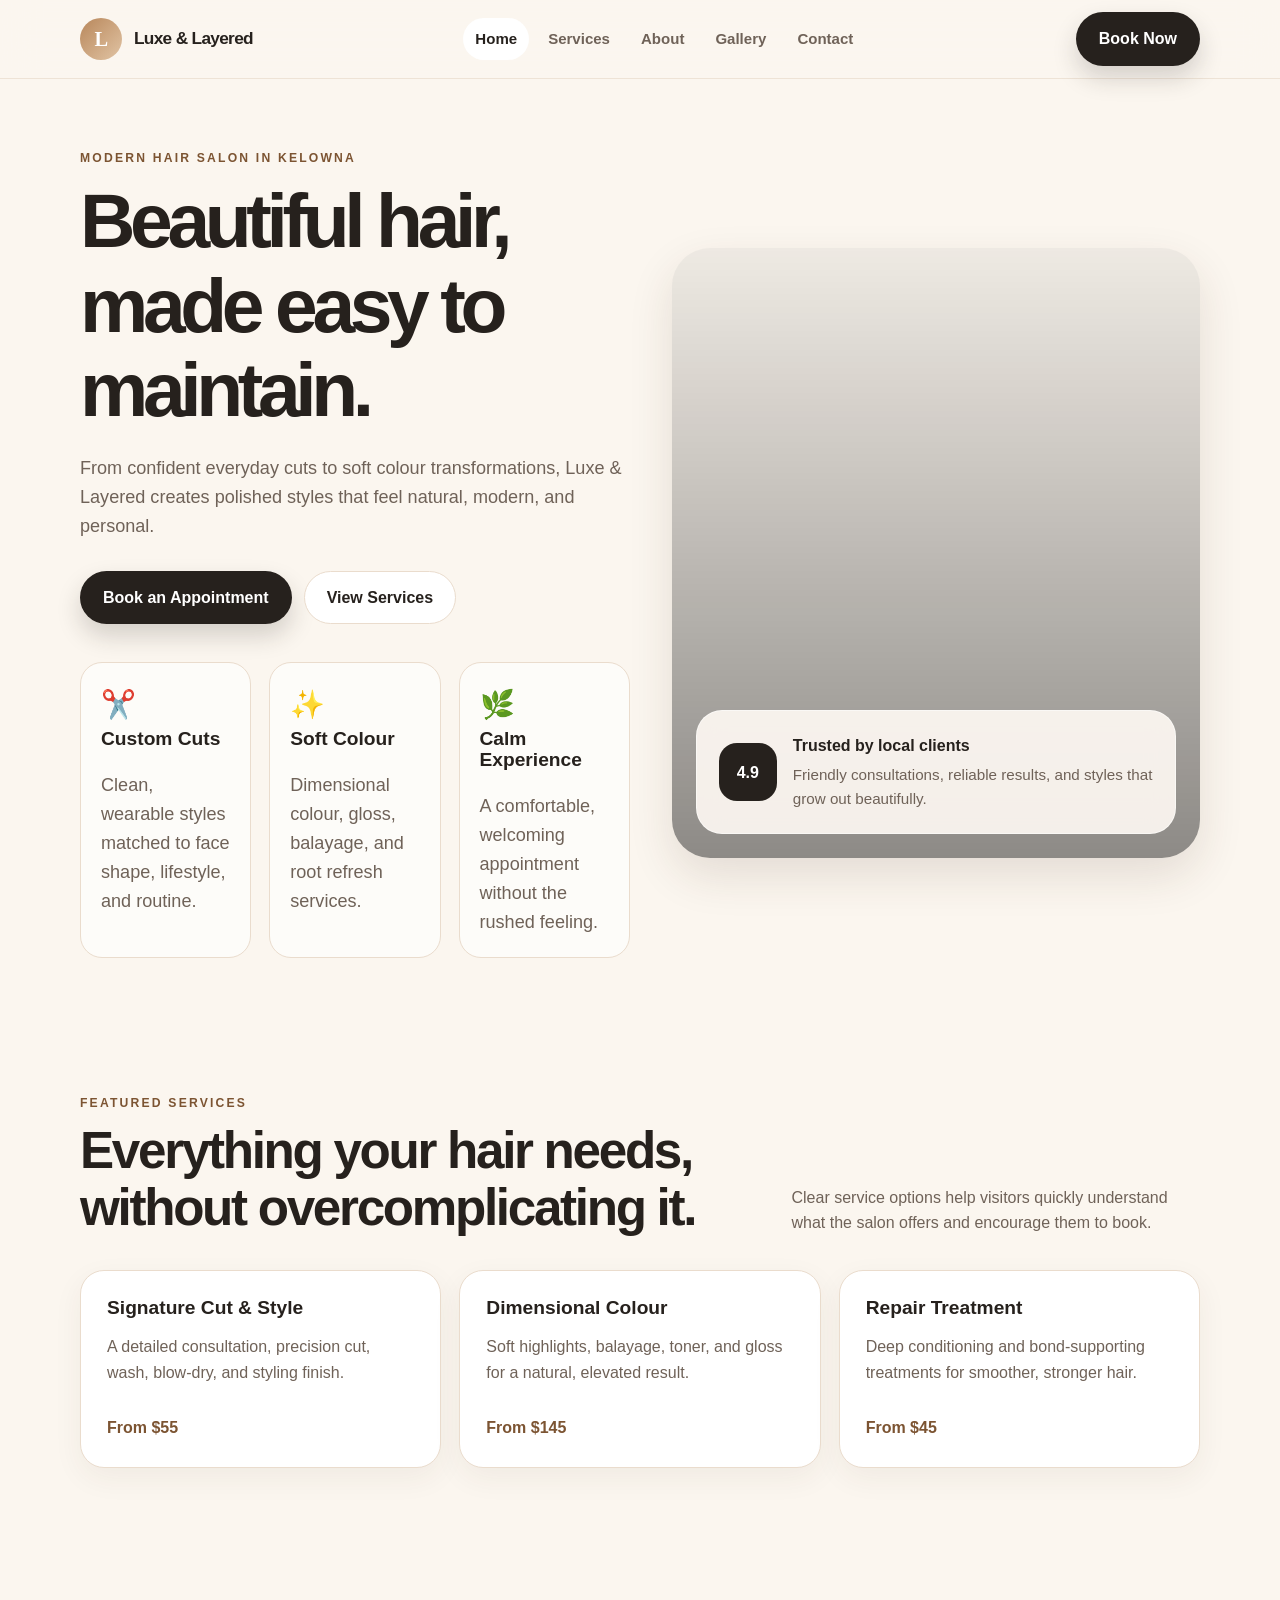
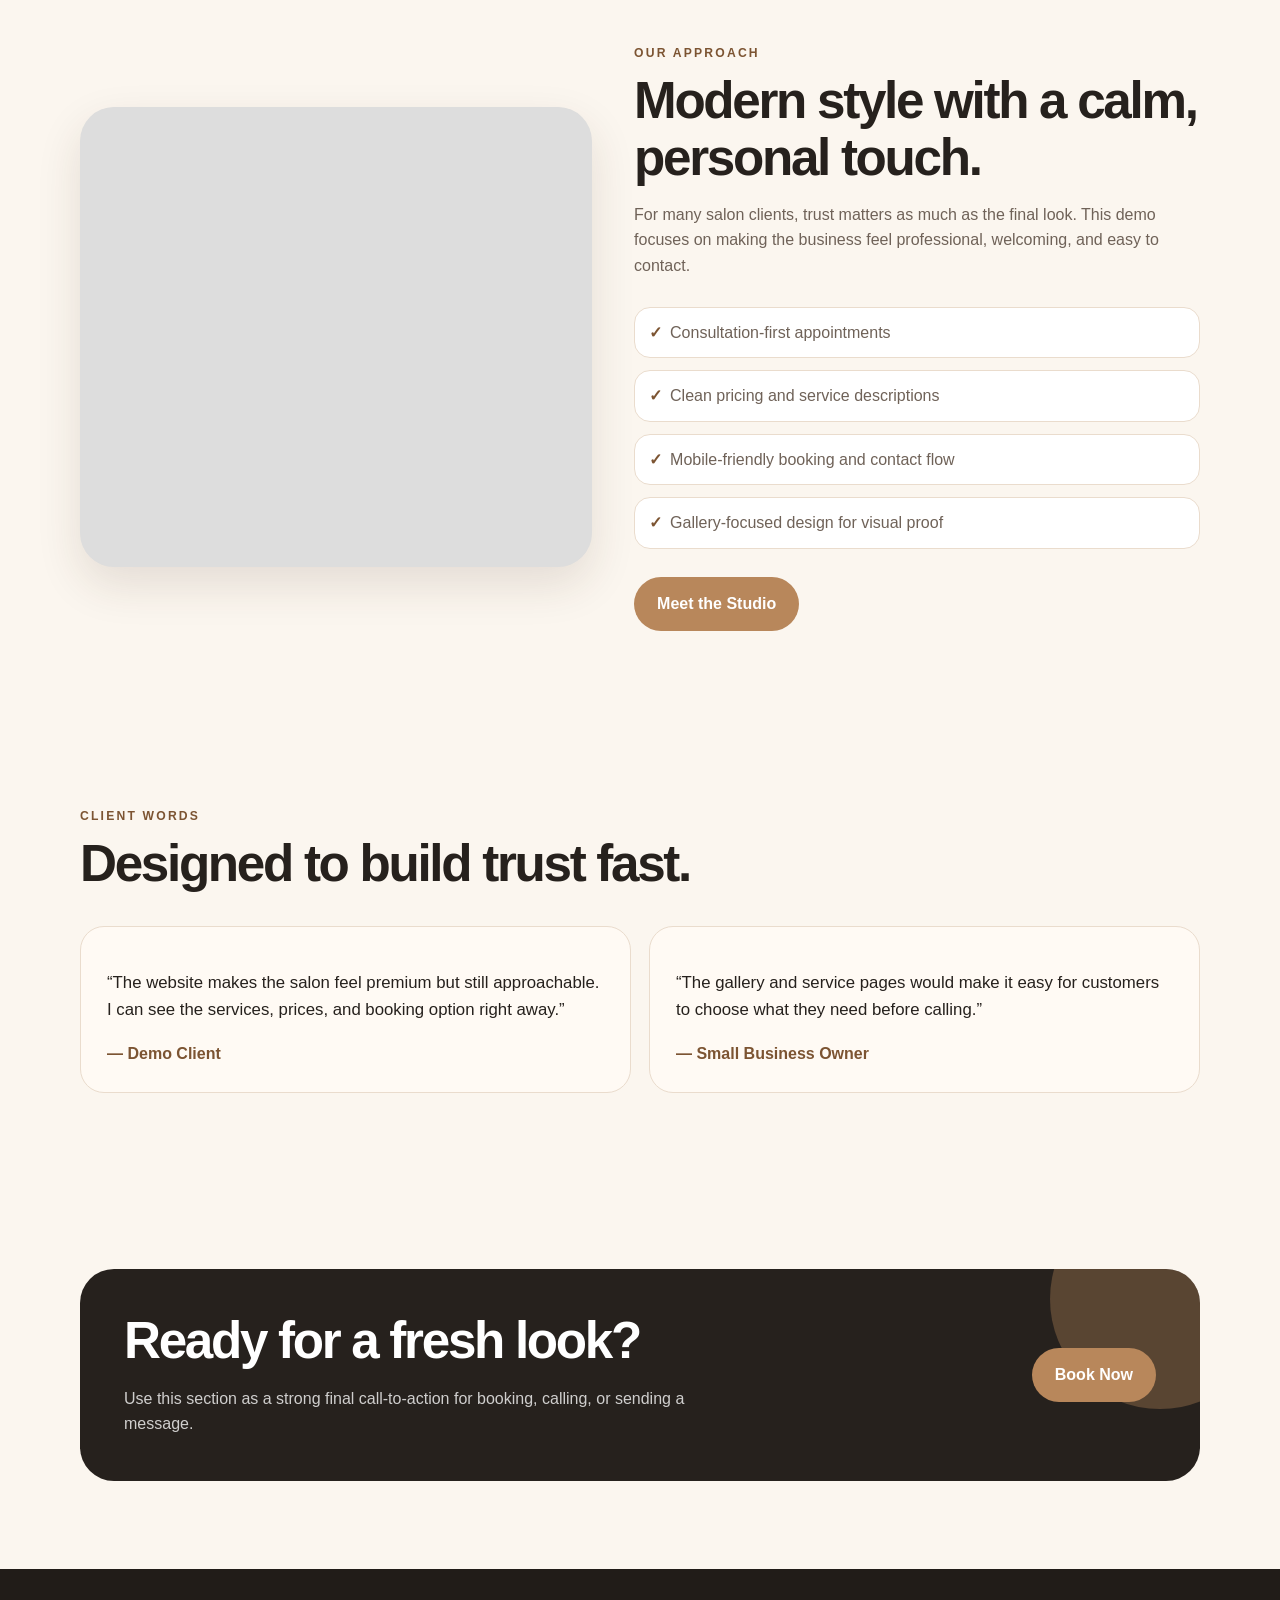
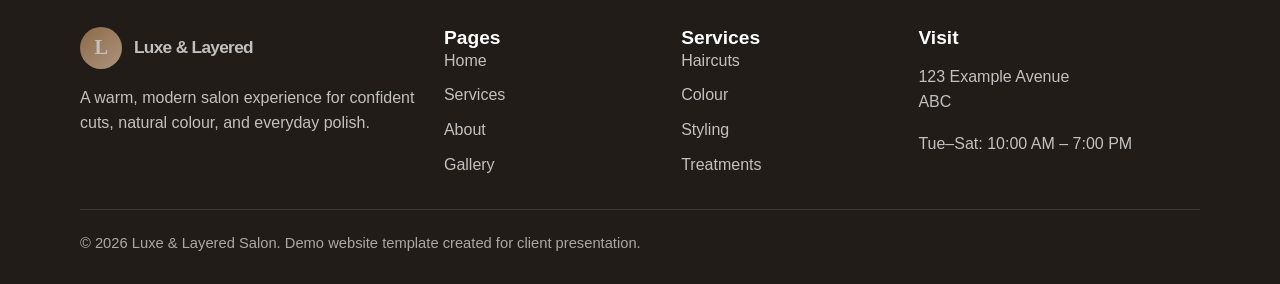
<file: index.html>
<!DOCTYPE html>
<html lang="en">
<head>
  <meta charset="UTF-8" />
  <meta name="viewport" content="width=device-width, initial-scale=1.0" />
  <title>Luxe & Layered Salon | Modern Hair Salon Demo</title>
  <meta name="description" content="A modern 5-page demo website for a premium hair salon." />
  <link rel="stylesheet" href="styles.css" />
</head>
<body>
  <header class="site-header">
    <div class="container nav">
      <a class="logo" href="index.html" aria-label="Luxe & Layered Salon home">
        <span class="logo-mark">L</span>
        <span>Luxe & Layered</span>
      </a>
      <nav class="nav-links" aria-label="Main navigation">
        <a href="index.html" class="active">Home</a>
        <a href="services.html" class="">Services</a>
        <a href="about.html" class="">About</a>
        <a href="gallery.html" class="">Gallery</a>
        <a href="contact.html" class="">Contact</a>
      </nav>
      <a class="btn btn-primary" href="contact.html">Book Now</a>
    </div>
  </header>

  <main>
    <section class="hero">
      <div class="container hero-grid">
        <div class="hero-copy">
          <div class="eyebrow">Modern hair salon in Kelowna</div>
          <h1>Beautiful hair, made easy to maintain.</h1>
          <p>From confident everyday cuts to soft colour transformations, Luxe & Layered creates polished styles that feel natural, modern, and personal.</p>
          <div class="hero-actions">
            <a class="btn btn-primary" href="contact.html">Book an Appointment</a>
            <a class="btn btn-secondary" href="services.html">View Services</a>
          </div>

          <div class="feature-row">
            <div class="feature">
              <span>✂️</span>
              <h3>Custom Cuts</h3>
              <p>Clean, wearable styles matched to face shape, lifestyle, and routine.</p>
            </div>
            <div class="feature">
              <span>✨</span>
              <h3>Soft Colour</h3>
              <p>Dimensional colour, gloss, balayage, and root refresh services.</p>
            </div>
            <div class="feature">
              <span>🌿</span>
              <h3>Calm Experience</h3>
              <p>A comfortable, welcoming appointment without the rushed feeling.</p>
            </div>
          </div>
        </div>

        <div class="hero-card" role="img" aria-label="Salon stylist working with a client">
          <div class="floating-note">
            <div class="rating">4.9</div>
            <div>
              <strong>Trusted by local clients</strong>
              <p>Friendly consultations, reliable results, and styles that grow out beautifully.</p>
            </div>
          </div>
        </div>
      </div>
    </section>

    <section class="section">
      <div class="container">
        <div class="section-header">
          <div>
            <div class="eyebrow">Featured services</div>
            <h2>Everything your hair needs, without overcomplicating it.</h2>
          </div>
          <p>Clear service options help visitors quickly understand what the salon offers and encourage them to book.</p>
        </div>

        <div class="card-grid">
          <article class="card">
            <h3>Signature Cut & Style</h3>
            <p>A detailed consultation, precision cut, wash, blow-dry, and styling finish.</p>
            <span class="price">From $55</span>
          </article>
          <article class="card">
            <h3>Dimensional Colour</h3>
            <p>Soft highlights, balayage, toner, and gloss for a natural, elevated result.</p>
            <span class="price">From $145</span>
          </article>
          <article class="card">
            <h3>Repair Treatment</h3>
            <p>Deep conditioning and bond-supporting treatments for smoother, stronger hair.</p>
            <span class="price">From $45</span>
          </article>
        </div>
      </div>
    </section>

    <section class="section">
      <div class="container split">
        <div class="image-panel about-img" role="img" aria-label="Modern salon interior"></div>
        <div>
          <div class="eyebrow">Our approach</div>
          <h2>Modern style with a calm, personal touch.</h2>
          <p>For many salon clients, trust matters as much as the final look. This demo focuses on making the business feel professional, welcoming, and easy to contact.</p>
          <ul class="check-list">
            <li>Consultation-first appointments</li>
            <li>Clean pricing and service descriptions</li>
            <li>Mobile-friendly booking and contact flow</li>
            <li>Gallery-focused design for visual proof</li>
          </ul>
          <a class="btn btn-gold" href="about.html">Meet the Studio</a>
        </div>
      </div>
    </section>

    <section class="section">
      <div class="container">
        <div class="section-header">
          <div>
            <div class="eyebrow">Client words</div>
            <h2>Designed to build trust fast.</h2>
          </div>
        </div>
        <div class="testimonials">
          <article class="quote">
            <p>“The website makes the salon feel premium but still approachable. I can see the services, prices, and booking option right away.”</p>
            <strong>— Demo Client</strong>
          </article>
          <article class="quote">
            <p>“The gallery and service pages would make it easy for customers to choose what they need before calling.”</p>
            <strong>— Small Business Owner</strong>
          </article>
        </div>
      </div>
    </section>

    <section class="section">
      <div class="container banner">
        <div>
          <h2>Ready for a fresh look?</h2>
          <p>Use this section as a strong final call-to-action for booking, calling, or sending a message.</p>
        </div>
        <a class="btn btn-gold" href="contact.html">Book Now</a>
      </div>
    </section>
  </main>

  <footer class="footer">
    <div class="container">
      <div class="footer-grid">
        <div>
          <a class="logo" href="index.html">
            <span class="logo-mark">L</span>
            <span>Luxe & Layered</span>
          </a>
          <p>A warm, modern salon experience for confident cuts, natural colour, and everyday polish.</p>
        </div>
        <div>
          <h3>Pages</h3>
          <div class="footer-links">
            <a href="index.html">Home</a>
            <a href="services.html">Services</a>
            <a href="about.html">About</a>
            <a href="gallery.html">Gallery</a>
          </div>
        </div>
        <div>
          <h3>Services</h3>
          <div class="footer-links">
            <a href="services.html">Haircuts</a>
            <a href="services.html">Colour</a>
            <a href="services.html">Styling</a>
            <a href="services.html">Treatments</a>
          </div>
        </div>
        <div>
          <h3>Visit</h3>
          <p>123 Example Avenue<br>ABC</p>
          <p>Tue–Sat: 10:00 AM – 7:00 PM</p>
        </div>
      </div>
      <div class="copyright">© 2026 Luxe & Layered Salon. Demo website template created for client presentation.</div>
    </div>
  </footer>
</body>
</html>
</file>
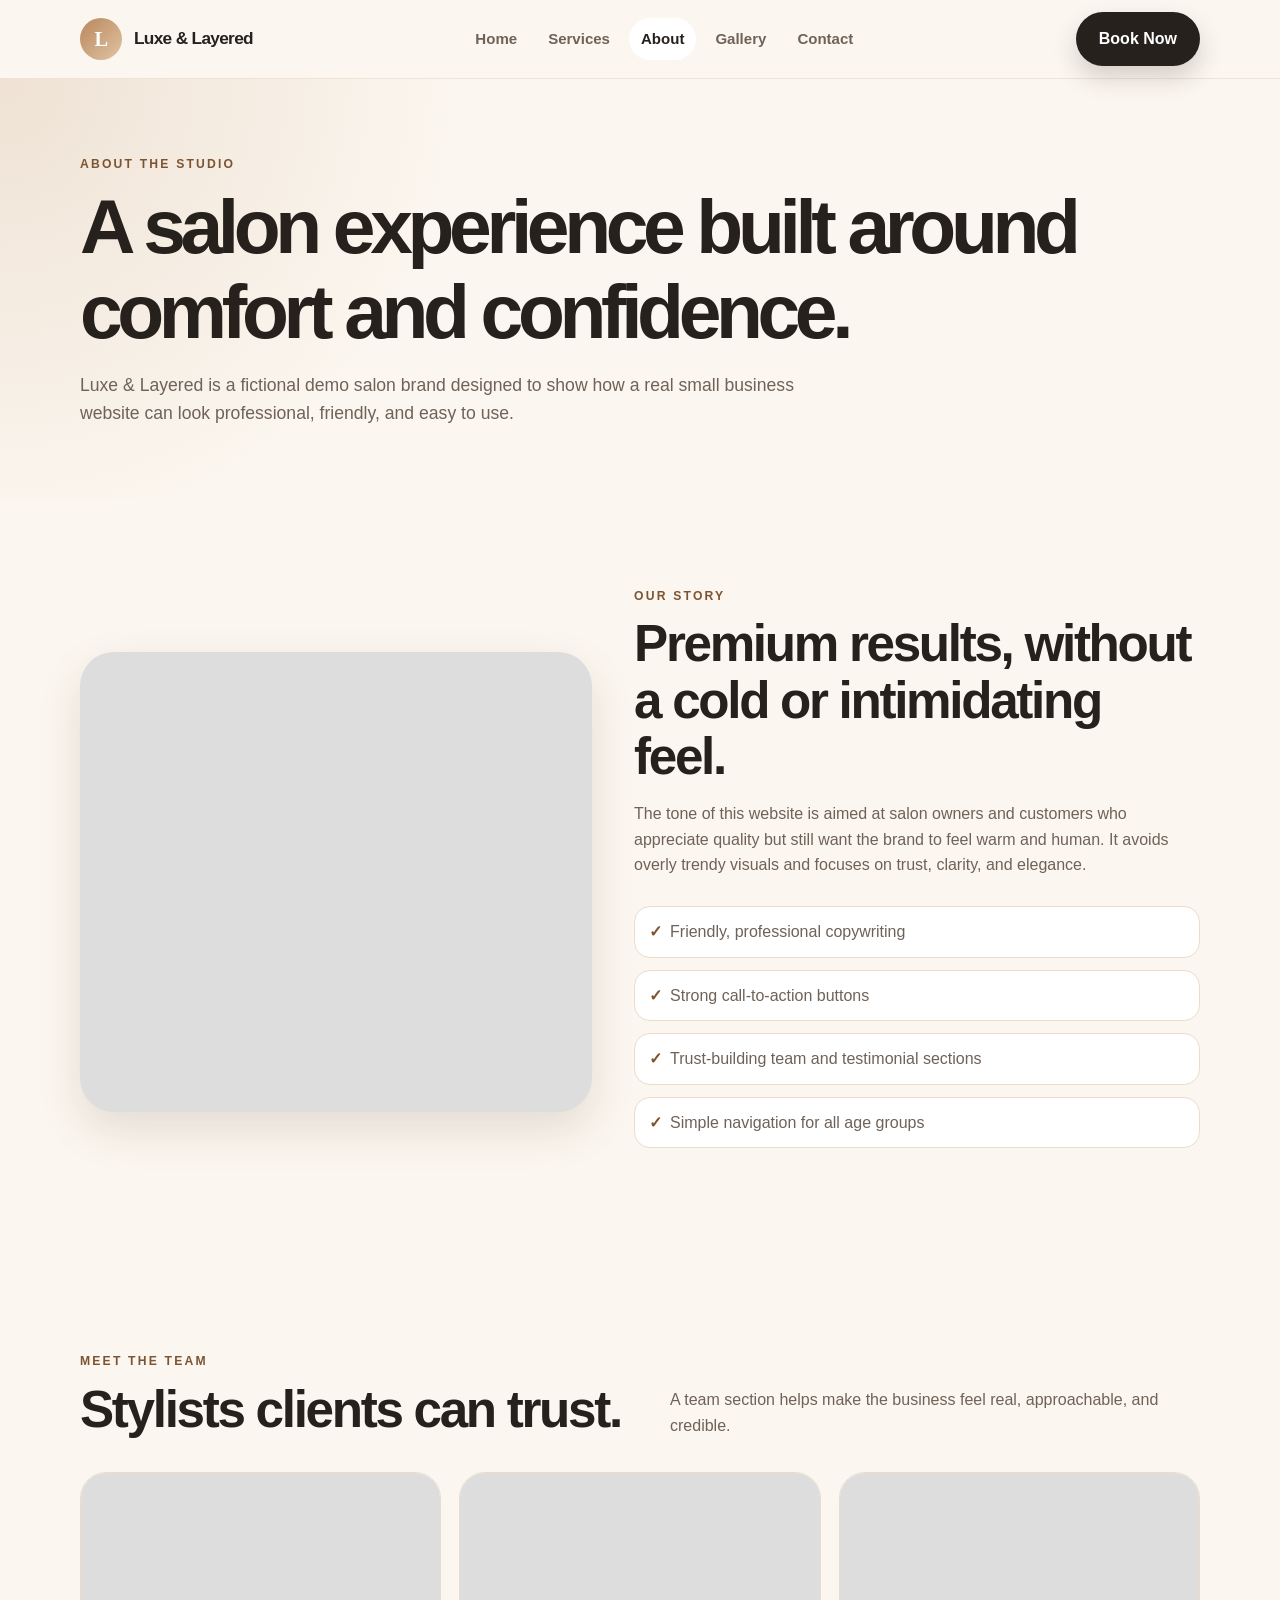
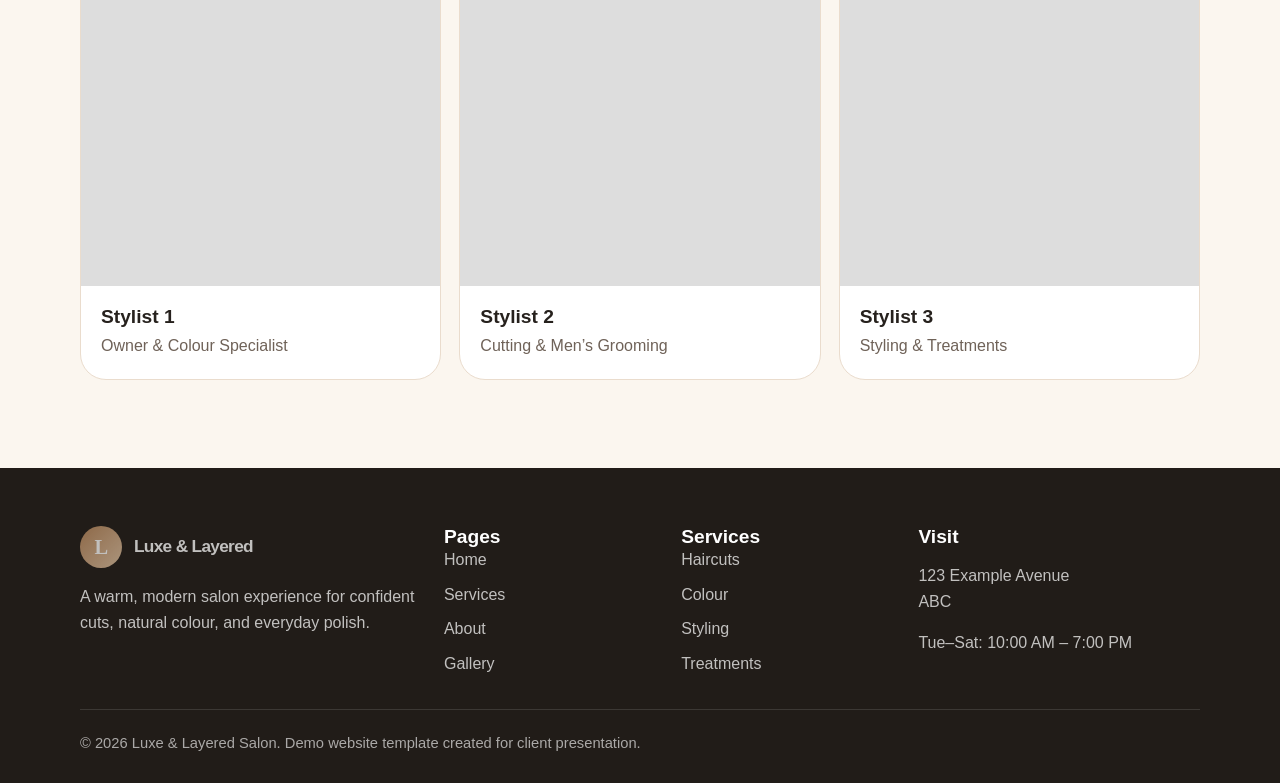
<file: about.html>
<!DOCTYPE html>
<html lang="en">
<head>
  <meta charset="UTF-8" />
  <meta name="viewport" content="width=device-width, initial-scale=1.0" />
  <title>About | Luxe & Layered Salon</title>
  <meta name="description" content="Meet the salon team and learn about the studio." />
  <link rel="stylesheet" href="styles.css" />
</head>
<body>
  <header class="site-header">
    <div class="container nav">
      <a class="logo" href="index.html" aria-label="Luxe & Layered Salon home">
        <span class="logo-mark">L</span>
        <span>Luxe & Layered</span>
      </a>
      <nav class="nav-links" aria-label="Main navigation">
        <a href="index.html" class="">Home</a>
        <a href="services.html" class="">Services</a>
        <a href="about.html" class="active">About</a>
        <a href="gallery.html" class="">Gallery</a>
        <a href="contact.html" class="">Contact</a>
      </nav>
      <a class="btn btn-primary" href="contact.html">Book Now</a>
    </div>
  </header>

  <main>
    <section class="page-hero">
      <div class="container">
        <div class="eyebrow">About the studio</div>
        <h1>A salon experience built around comfort and confidence.</h1>
        <p>Luxe & Layered is a fictional demo salon brand designed to show how a real small business website can look professional, friendly, and easy to use.</p>
      </div>
    </section>

    <section class="section">
      <div class="container split">
        <div class="image-panel about-img" role="img" aria-label="Salon interior and styling chair"></div>
        <div>
          <div class="eyebrow">Our story</div>
          <h2>Premium results, without a cold or intimidating feel.</h2>
          <p>The tone of this website is aimed at salon owners and customers who appreciate quality but still want the brand to feel warm and human. It avoids overly trendy visuals and focuses on trust, clarity, and elegance.</p>
          <ul class="check-list">
            <li>Friendly, professional copywriting</li>
            <li>Strong call-to-action buttons</li>
            <li>Trust-building team and testimonial sections</li>
            <li>Simple navigation for all age groups</li>
          </ul>
        </div>
      </div>
    </section>

    <section class="section">
      <div class="container">
        <div class="section-header">
          <div>
            <div class="eyebrow">Meet the team</div>
            <h2>Stylists clients can trust.</h2>
          </div>
          <p>A team section helps make the business feel real, approachable, and credible.</p>
        </div>

        <div class="team-grid">
          <article class="team-card">
            <div class="team-photo one" role="img" aria-label="Senior stylist portrait"></div>
            <div>
              <h3>Stylist 1</h3>
              <p>Owner & Colour Specialist</p>
            </div>
          </article>
          <article class="team-card">
            <div class="team-photo two" role="img" aria-label="Barber stylist portrait"></div>
            <div>
              <h3>Stylist 2</h3>
              <p>Cutting & Men’s Grooming</p>
            </div>
          </article>
          <article class="team-card">
            <div class="team-photo three" role="img" aria-label="Stylist portrait"></div>
            <div>
              <h3>Stylist 3</h3>
              <p>Styling & Treatments</p>
            </div>
          </article>
        </div>
      </div>
    </section>
  </main>

  <footer class="footer">
    <div class="container">
      <div class="footer-grid">
        <div>
          <a class="logo" href="index.html">
            <span class="logo-mark">L</span>
            <span>Luxe & Layered</span>
          </a>
          <p>A warm, modern salon experience for confident cuts, natural colour, and everyday polish.</p>
        </div>
        <div>
          <h3>Pages</h3>
          <div class="footer-links">
            <a href="index.html">Home</a>
            <a href="services.html">Services</a>
            <a href="about.html">About</a>
            <a href="gallery.html">Gallery</a>
          </div>
        </div>
        <div>
          <h3>Services</h3>
          <div class="footer-links">
            <a href="services.html">Haircuts</a>
            <a href="services.html">Colour</a>
            <a href="services.html">Styling</a>
            <a href="services.html">Treatments</a>
          </div>
        </div>
        <div>
          <h3>Visit</h3>
          <p>123 Example Avenue<br> ABC </p>
          <p>Tue–Sat: 10:00 AM – 7:00 PM</p>
        </div>
      </div>
      <div class="copyright">© 2026 Luxe & Layered Salon. Demo website template created for client presentation.</div>
    </div>
  </footer>
</body>
</html>
</file>
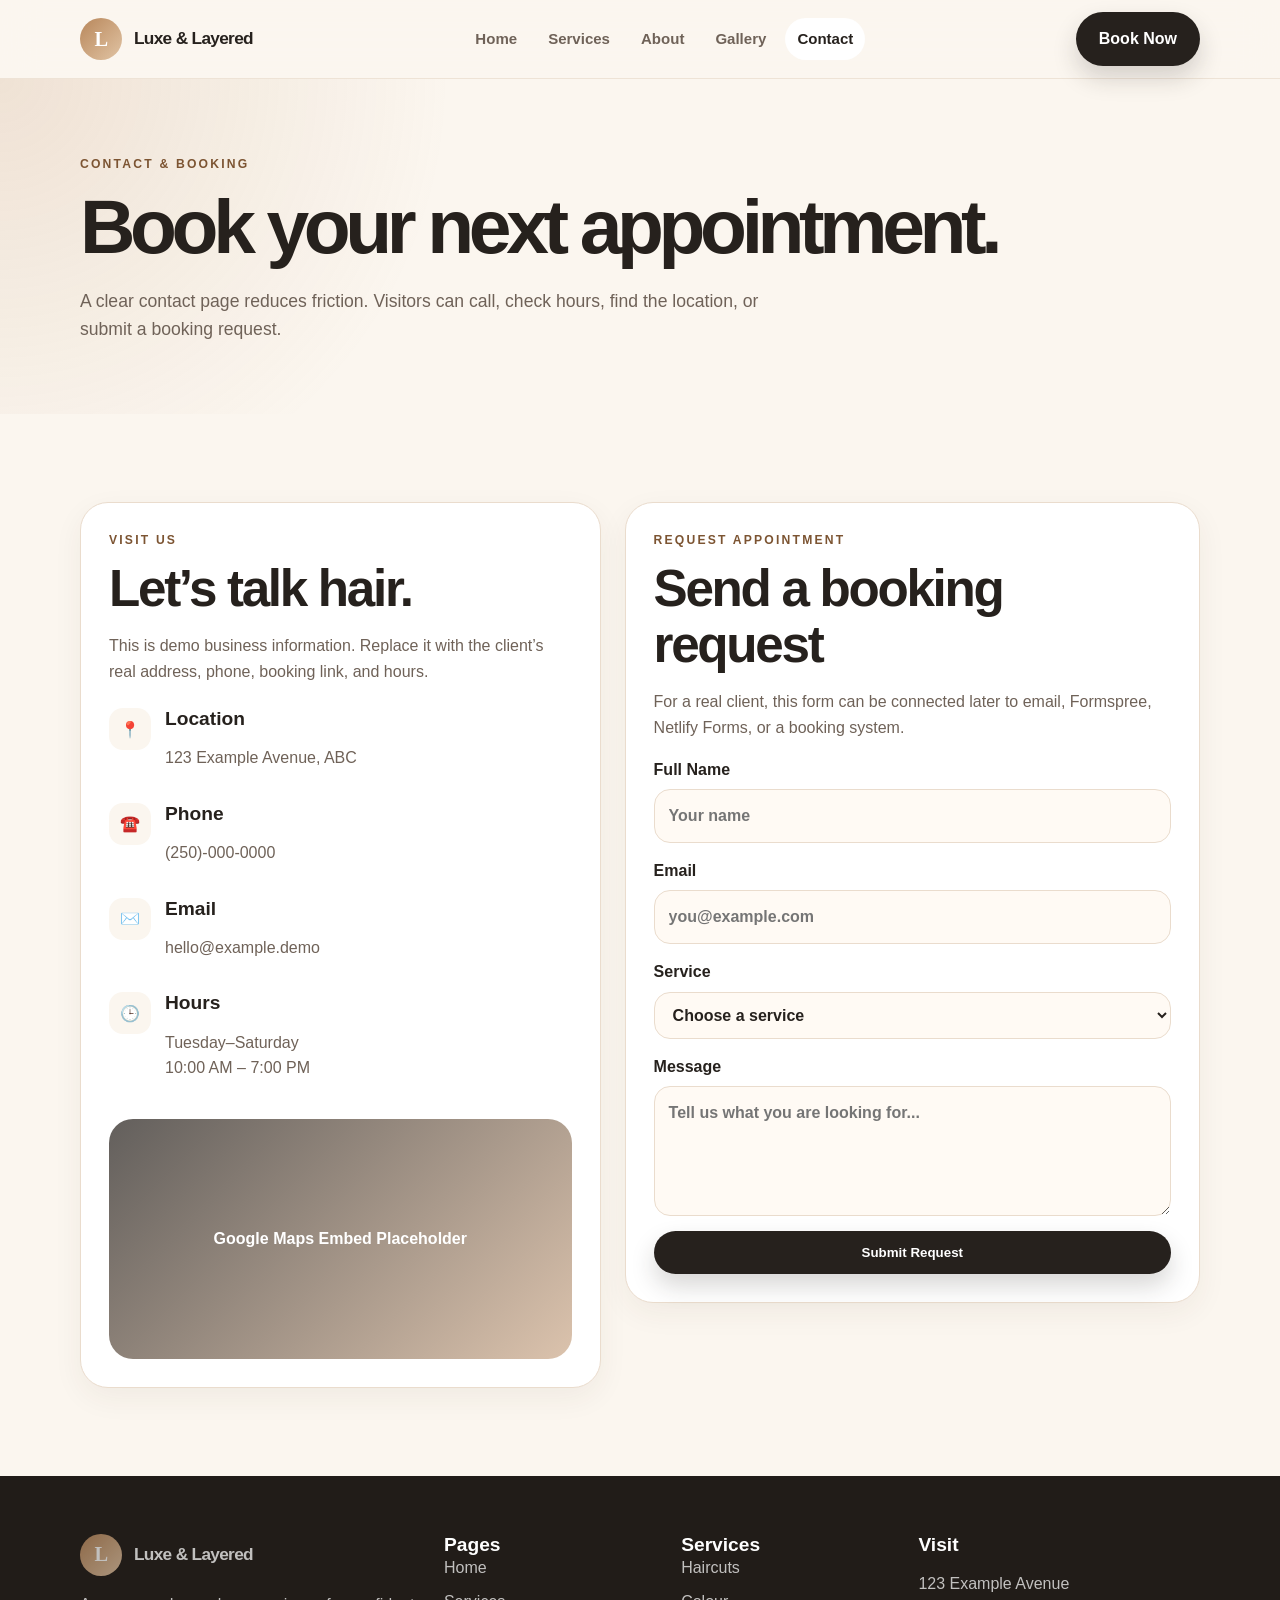
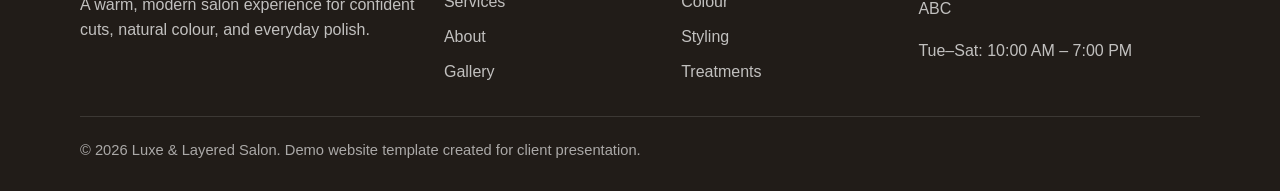
<file: contact.html>
<!DOCTYPE html>
<html lang="en">
<head>
  <meta charset="UTF-8" />
  <meta name="viewport" content="width=device-width, initial-scale=1.0" />
  <title>Contact & Booking | Luxe & Layered Salon</title>
  <meta name="description" content="Book an appointment or contact the salon." />
  <link rel="stylesheet" href="styles.css" />
</head>
<body>
  <header class="site-header">
    <div class="container nav">
      <a class="logo" href="index.html" aria-label="Luxe & Layered Salon home">
        <span class="logo-mark">L</span>
        <span>Luxe & Layered</span>
      </a>
      <nav class="nav-links" aria-label="Main navigation">
        <a href="index.html" class="">Home</a>
        <a href="services.html" class="">Services</a>
        <a href="about.html" class="">About</a>
        <a href="gallery.html" class="">Gallery</a>
        <a href="contact.html" class="active">Contact</a>
      </nav>
      <a class="btn btn-primary" href="contact.html">Book Now</a>
    </div>
  </header>

  <main>
    <section class="page-hero">
      <div class="container">
        <div class="eyebrow">Contact & booking</div>
        <h1>Book your next appointment.</h1>
        <p>A clear contact page reduces friction. Visitors can call, check hours, find the location, or submit a booking request.</p>
      </div>
    </section>

    <section class="section">
      <div class="container contact-grid">
        <aside class="contact-card">
          <div class="eyebrow">Visit us</div>
          <h2>Let’s talk hair.</h2>
          <p>This is demo business information. Replace it with the client’s real address, phone, booking link, and hours.</p>

          <div class="info-list">
            <div class="info-row">
              <div class="icon">📍</div>
              <div>
                <h3>Location</h3>
                <p>123 Example Avenue, ABC</p>
              </div>
            </div>
            <div class="info-row">
              <div class="icon">☎️</div>
              <div>
                <h3>Phone</h3>
                <p>(250)-000-0000</p>
              </div>
            </div>
            <div class="info-row">
              <div class="icon">✉️</div>
              <div>
                <h3>Email</h3>
                <p>hello@example.demo</p>
              </div>
            </div>
            <div class="info-row">
              <div class="icon">🕒</div>
              <div>
                <h3>Hours</h3>
                <p>Tuesday–Saturday<br>10:00 AM – 7:00 PM</p>
              </div>
            </div>
          </div>

          <div class="map-placeholder">
            Google Maps Embed Placeholder
          </div>
        </aside>

        <section class="form-card">
          <div class="eyebrow">Request appointment</div>
          <h2>Send a booking request</h2>
          <p>For a real client, this form can be connected later to email, Formspree, Netlify Forms, or a booking system.</p>

          <form>
            <label>
              Full Name
              <input type="text" name="name" placeholder="Your name" />
            </label>
            <label>
              Email
              <input type="email" name="email" placeholder="you@example.com" />
            </label>
            <label>
              Service
              <select name="service">
                <option>Choose a service</option>
                <option>Haircut</option>
                <option>Colour</option>
                <option>Styling</option>
                <option>Treatment</option>
                <option>Consultation</option>
              </select>
            </label>
            <label>
              Message
              <textarea name="message" placeholder="Tell us what you are looking for..."></textarea>
            </label>
            <button class="btn btn-primary" type="button">Submit Request</button>
          </form>
        </section>
      </div>
    </section>
  </main>

  <footer class="footer">
    <div class="container">
      <div class="footer-grid">
        <div>
          <a class="logo" href="index.html">
            <span class="logo-mark">L</span>
            <span>Luxe & Layered</span>
          </a>
          <p>A warm, modern salon experience for confident cuts, natural colour, and everyday polish.</p>
        </div>
        <div>
          <h3>Pages</h3>
          <div class="footer-links">
            <a href="index.html">Home</a>
            <a href="services.html">Services</a>
            <a href="about.html">About</a>
            <a href="gallery.html">Gallery</a>
          </div>
        </div>
        <div>
          <h3>Services</h3>
          <div class="footer-links">
            <a href="services.html">Haircuts</a>
            <a href="services.html">Colour</a>
            <a href="services.html">Styling</a>
            <a href="services.html">Treatments</a>
          </div>
        </div>
        <div>
          <h3>Visit</h3>
          <p>123 Example Avenue<br> ABC </p>
          <p>Tue–Sat: 10:00 AM – 7:00 PM</p>
        </div>
      </div>
      <div class="copyright">© 2026 Luxe & Layered Salon. Demo website template created for client presentation.</div>
    </div>
  </footer>
</body>
</html>
</file>
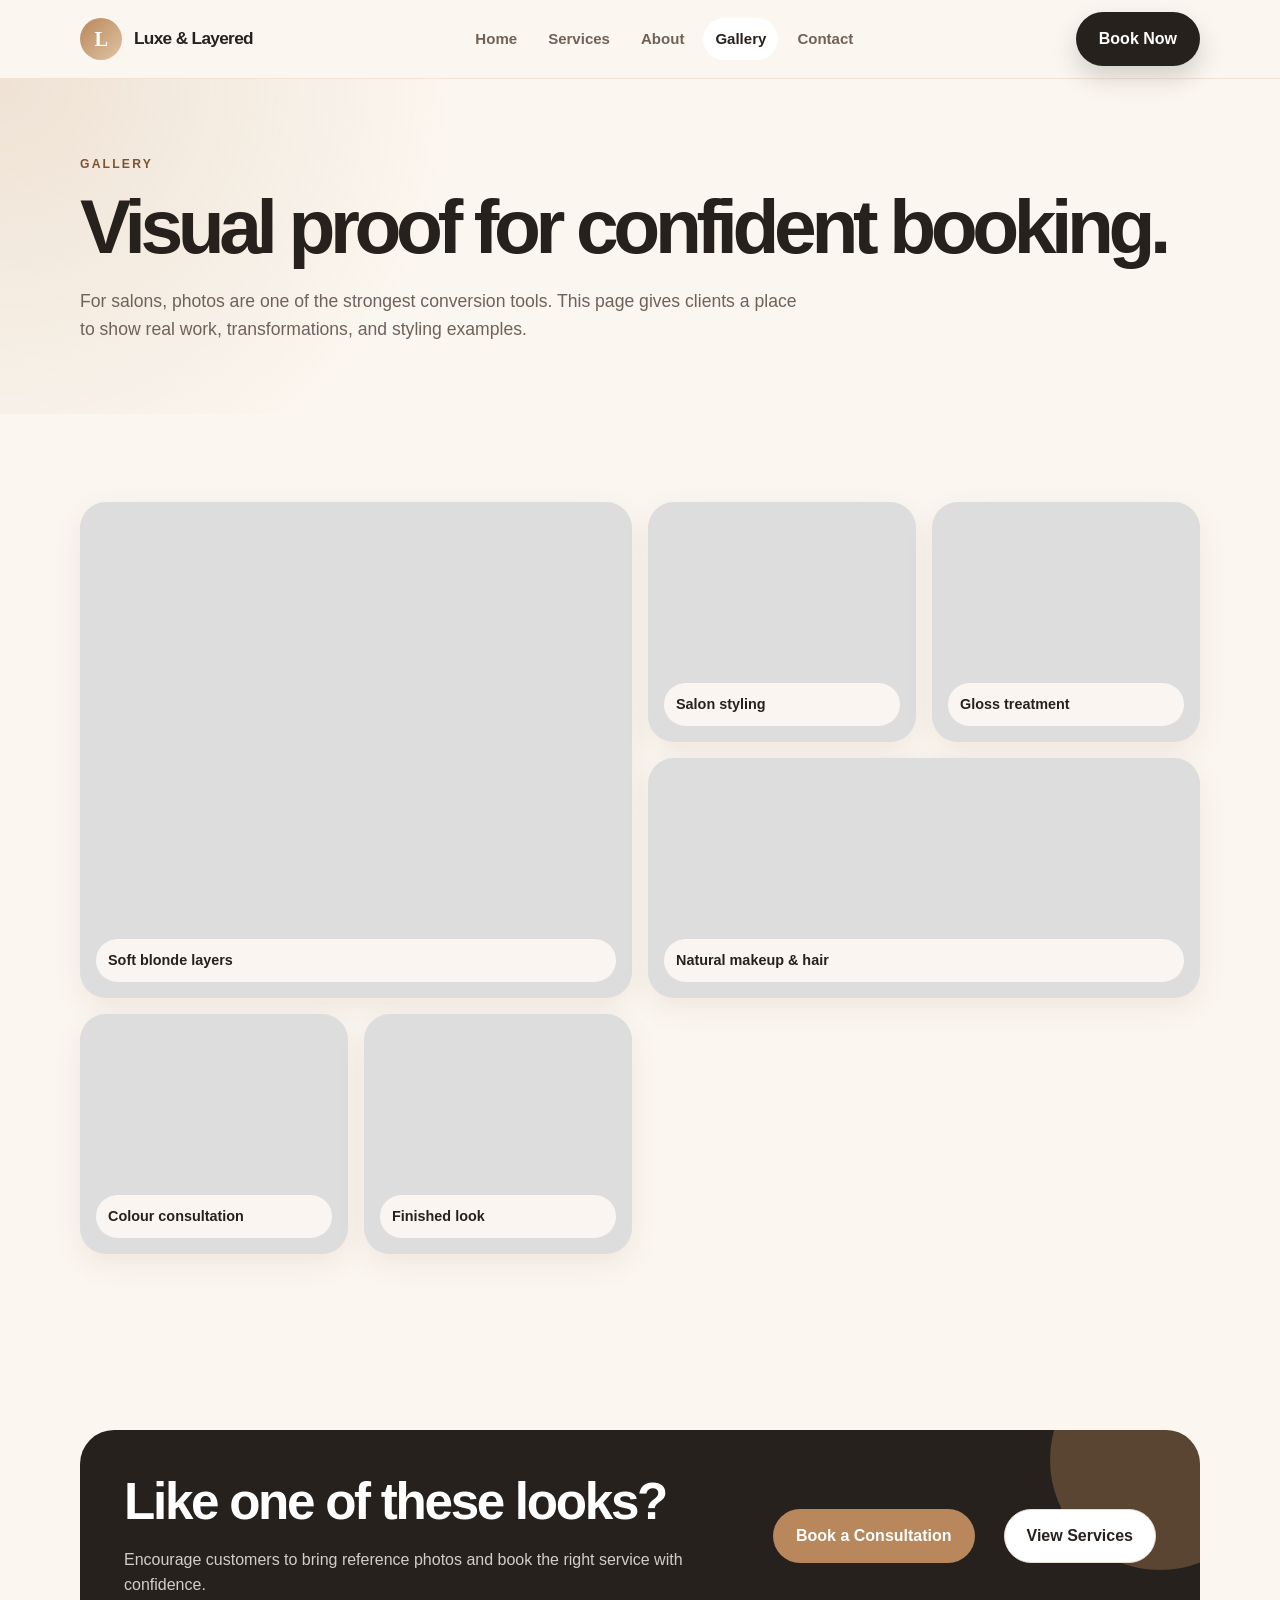
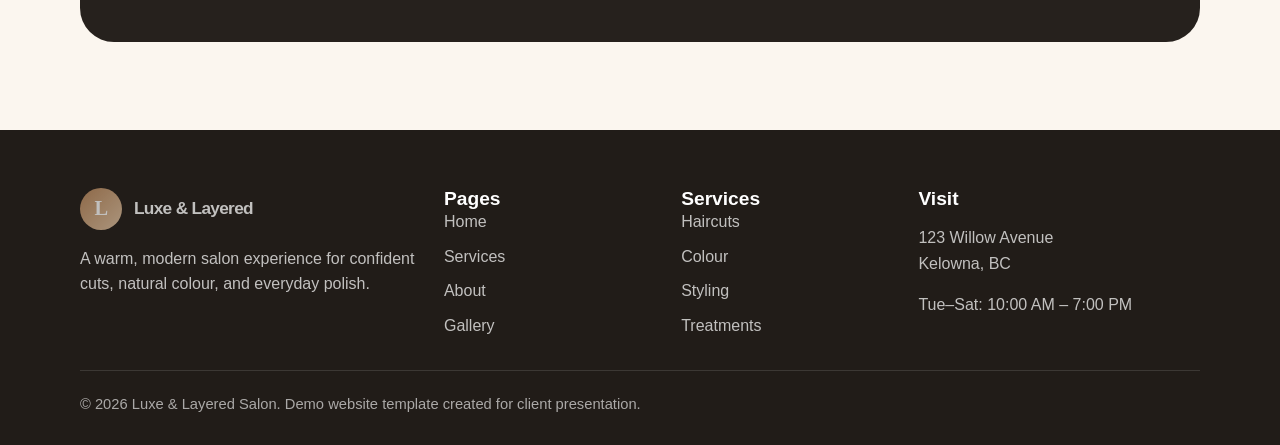
<file: gallery.html>
<!DOCTYPE html>
<html lang="en">
<head>
  <meta charset="UTF-8" />
  <meta name="viewport" content="width=device-width, initial-scale=1.0" />
  <title>Gallery | Luxe & Layered Salon</title>
  <meta name="description" content="Salon gallery and hairstyle inspiration." />
  <link rel="stylesheet" href="styles.css" />
</head>
<body>
  <header class="site-header">
    <div class="container nav">
      <a class="logo" href="index.html" aria-label="Luxe & Layered Salon home">
        <span class="logo-mark">L</span>
        <span>Luxe & Layered</span>
      </a>
      <nav class="nav-links" aria-label="Main navigation">
        <a href="index.html" class="">Home</a>
        <a href="services.html" class="">Services</a>
        <a href="about.html" class="">About</a>
        <a href="gallery.html" class="active">Gallery</a>
        <a href="contact.html" class="">Contact</a>
      </nav>
      <a class="btn btn-primary" href="contact.html">Book Now</a>
    </div>
  </header>

  <main>
    <section class="page-hero">
      <div class="container">
        <div class="eyebrow">Gallery</div>
        <h1>Visual proof for confident booking.</h1>
        <p>For salons, photos are one of the strongest conversion tools. This page gives clients a place to show real work, transformations, and styling examples.</p>
      </div>
    </section>

    <section class="section">
      <div class="container gallery-grid">
        <div class="gallery-item large g1" data-label="Soft blonde layers"></div>
        <div class="gallery-item g2" data-label="Salon styling"></div>
        <div class="gallery-item g3" data-label="Gloss treatment"></div>
        <div class="gallery-item wide g4" data-label="Natural makeup & hair"></div>
        <div class="gallery-item g5" data-label="Colour consultation"></div>
        <div class="gallery-item g6" data-label="Finished look"></div>
      </div>
    </section>

    <section class="section">
      <div class="container banner">
        <div>
          <h2>Like one of these looks?</h2>
          <p>Encourage customers to bring reference photos and book the right service with confidence.</p>
        </div>
        <a class="btn btn-gold" href="contact.html">Book a Consultation</a>
        <a class="btn btn-secondary" href="services.html">View Services</a>
      </div>
    </section>
  </main>

  <footer class="footer">
    <div class="container">
      <div class="footer-grid">
        <div>
          <a class="logo" href="index.html">
            <span class="logo-mark">L</span>
            <span>Luxe & Layered</span>
          </a>
          <p>A warm, modern salon experience for confident cuts, natural colour, and everyday polish.</p>
        </div>
        <div>
          <h3>Pages</h3>
          <div class="footer-links">
            <a href="index.html">Home</a>
            <a href="services.html">Services</a>
            <a href="about.html">About</a>
            <a href="gallery.html">Gallery</a>
          </div>
        </div>
        <div>
          <h3>Services</h3>
          <div class="footer-links">
            <a href="services.html">Haircuts</a>
            <a href="services.html">Colour</a>
            <a href="services.html">Styling</a>
            <a href="services.html">Treatments</a>
          </div>
        </div>
        <div>
          <h3>Visit</h3>
          <p>123 Willow Avenue<br>Kelowna, BC</p>
          <p>Tue–Sat: 10:00 AM – 7:00 PM</p>
        </div>
      </div>
      <div class="copyright">© 2026 Luxe & Layered Salon. Demo website template created for client presentation.</div>
    </div>
  </footer>
</body>
</html>
</file>
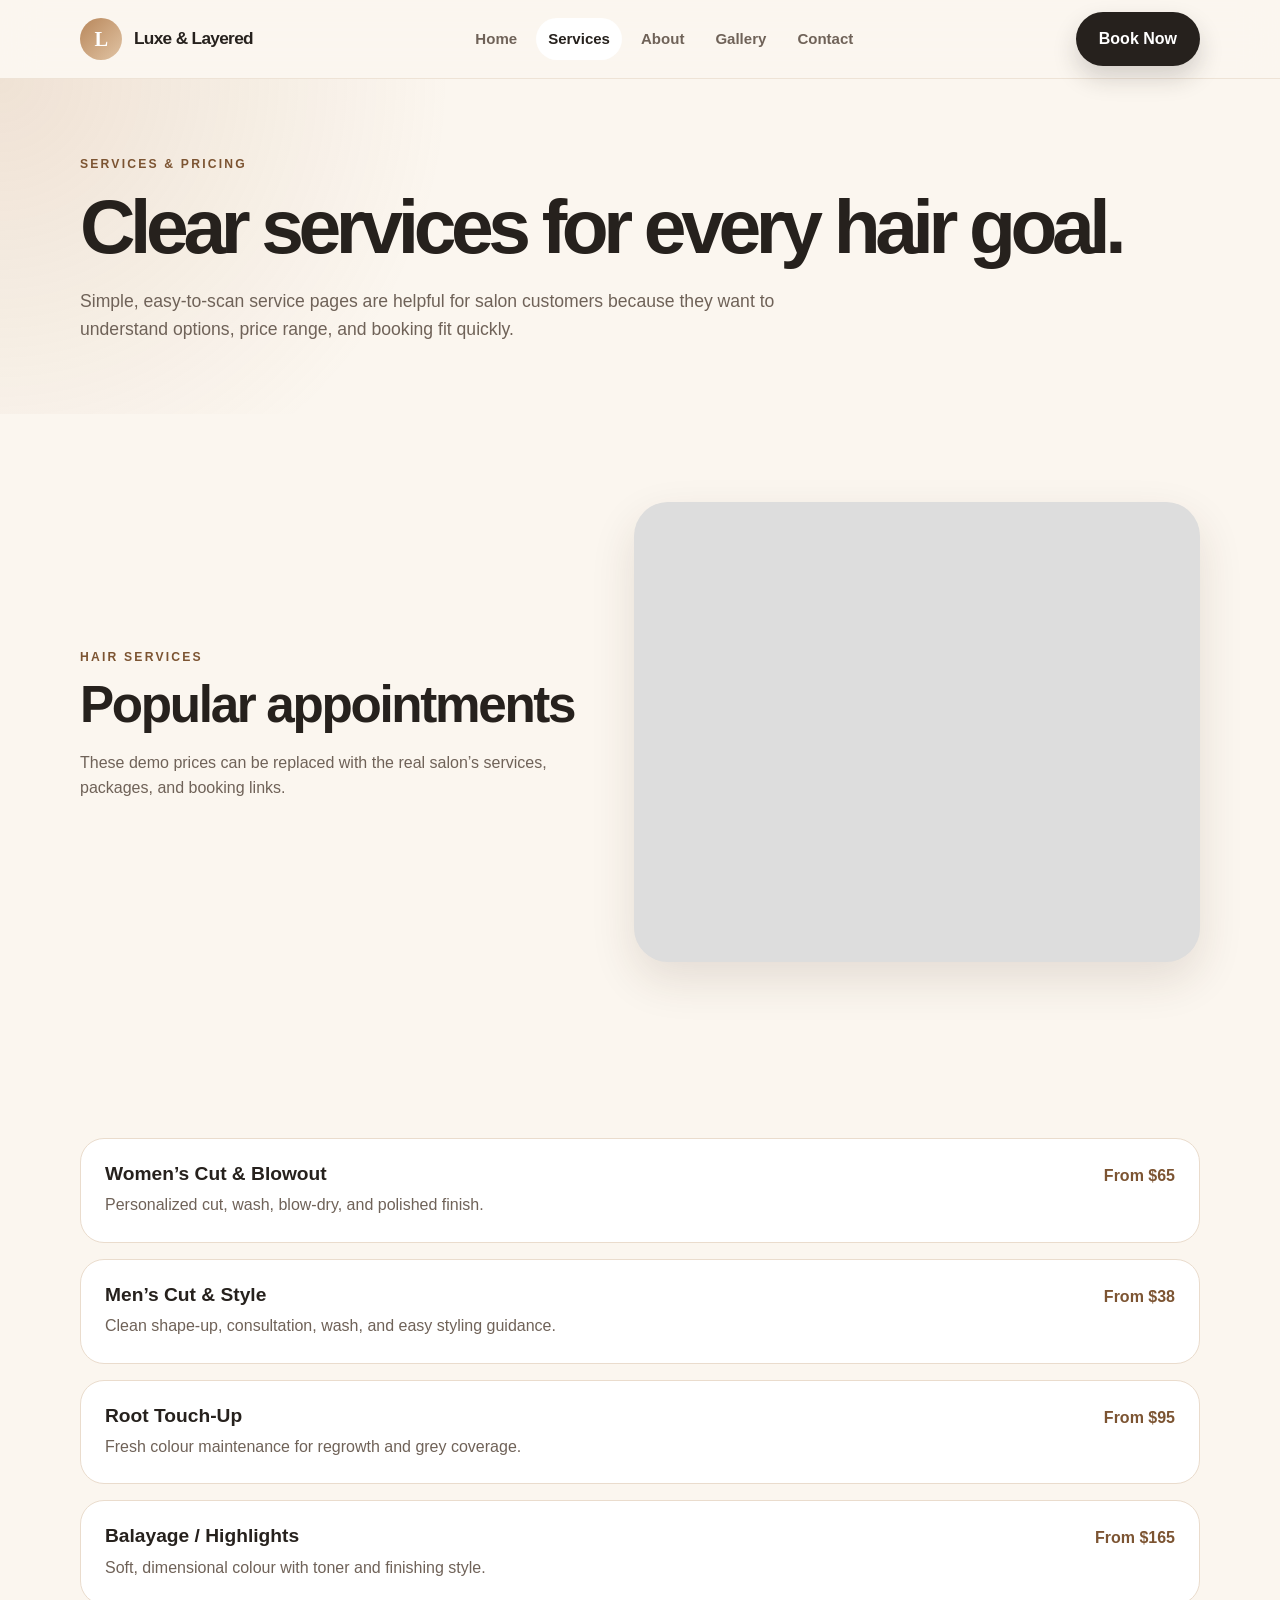
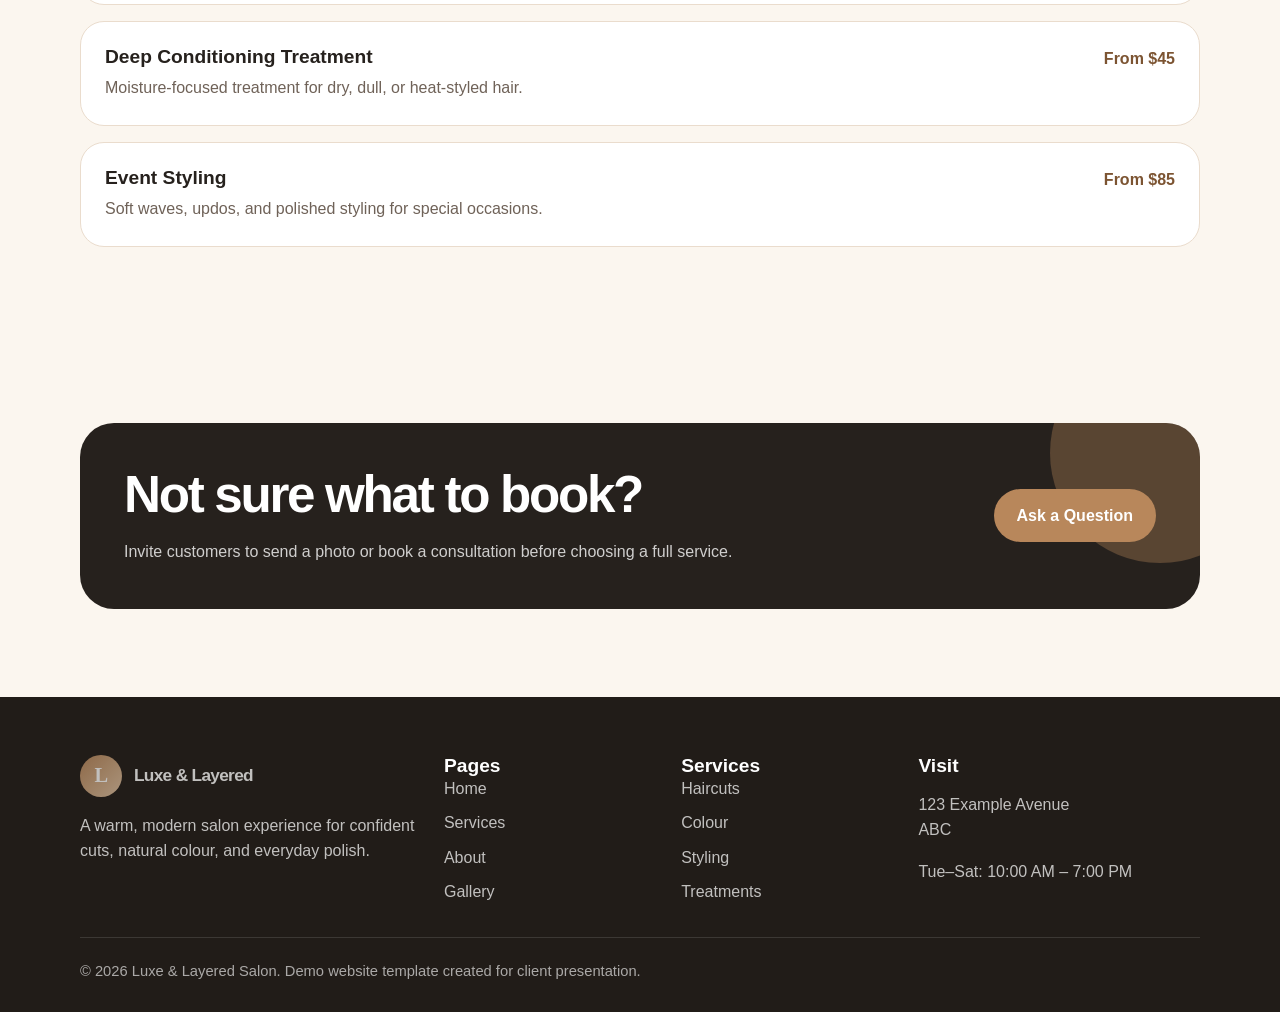
<file: services.html>
<!DOCTYPE html>
<html lang="en">
<head>
  <meta charset="UTF-8" />
  <meta name="viewport" content="width=device-width, initial-scale=1.0" />
  <title>Services | Luxe & Layered Salon</title>
  <meta name="description" content="Salon services and starting prices." />
  <link rel="stylesheet" href="styles.css" />
</head>
<body>
  <header class="site-header">
    <div class="container nav">
      <a class="logo" href="index.html" aria-label="Luxe & Layered Salon home">
        <span class="logo-mark">L</span>
        <span>Luxe & Layered</span>
      </a>
      <nav class="nav-links" aria-label="Main navigation">
        <a href="index.html" class="">Home</a>
        <a href="services.html" class="active">Services</a>
        <a href="about.html" class="">About</a>
        <a href="gallery.html" class="">Gallery</a>
        <a href="contact.html" class="">Contact</a>
      </nav>
      <a class="btn btn-primary" href="contact.html">Book Now</a>
    </div>
  </header>

  <main>
    <section class="page-hero">
      <div class="container">
        <div class="eyebrow">Services & pricing</div>
        <h1>Clear services for every hair goal.</h1>
        <p>Simple, easy-to-scan service pages are helpful for salon customers because they want to understand options, price range, and booking fit quickly.</p>
      </div>
    </section>

    <section class="section">
      <div class="container split">
        <div>
          <div class="eyebrow">Hair services</div>
          <h2>Popular appointments</h2>
          <p>These demo prices can be replaced with the real salon’s services, packages, and booking links.</p>
        </div>
        <div class="image-panel service-img" role="img" aria-label="Hair styling service"></div>
      </div>
    </section>

    <section class="section">
      <div class="container service-list">
        <article class="service-item">
          <div>
            <h3>Women’s Cut & Blowout</h3>
            <p>Personalized cut, wash, blow-dry, and polished finish.</p>
          </div>
          <span class="price">From $65</span>
        </article>
        <article class="service-item">
          <div>
            <h3>Men’s Cut & Style</h3>
            <p>Clean shape-up, consultation, wash, and easy styling guidance.</p>
          </div>
          <span class="price">From $38</span>
        </article>
        <article class="service-item">
          <div>
            <h3>Root Touch-Up</h3>
            <p>Fresh colour maintenance for regrowth and grey coverage.</p>
          </div>
          <span class="price">From $95</span>
        </article>
        <article class="service-item">
          <div>
            <h3>Balayage / Highlights</h3>
            <p>Soft, dimensional colour with toner and finishing style.</p>
          </div>
          <span class="price">From $165</span>
        </article>
        <article class="service-item">
          <div>
            <h3>Deep Conditioning Treatment</h3>
            <p>Moisture-focused treatment for dry, dull, or heat-styled hair.</p>
          </div>
          <span class="price">From $45</span>
        </article>
        <article class="service-item">
          <div>
            <h3>Event Styling</h3>
            <p>Soft waves, updos, and polished styling for special occasions.</p>
          </div>
          <span class="price">From $85</span>
        </article>
      </div>
    </section>

    <section class="section">
      <div class="container banner">
        <div>
          <h2>Not sure what to book?</h2>
          <p>Invite customers to send a photo or book a consultation before choosing a full service.</p>
        </div>
        <a class="btn btn-gold" href="contact.html">Ask a Question</a>
      </div>
    </section>
  </main>

  <footer class="footer">
    <div class="container">
      <div class="footer-grid">
        <div>
          <a class="logo" href="index.html">
            <span class="logo-mark">L</span>
            <span>Luxe & Layered</span>
          </a>
          <p>A warm, modern salon experience for confident cuts, natural colour, and everyday polish.</p>
        </div>
        <div>
          <h3>Pages</h3>
          <div class="footer-links">
            <a href="index.html">Home</a>
            <a href="services.html">Services</a>
            <a href="about.html">About</a>
            <a href="gallery.html">Gallery</a>
          </div>
        </div>
        <div>
          <h3>Services</h3>
          <div class="footer-links">
            <a href="services.html">Haircuts</a>
            <a href="services.html">Colour</a>
            <a href="services.html">Styling</a>
            <a href="services.html">Treatments</a>
          </div>
        </div>
        <div>
          <h3>Visit</h3>
          <p>123 Example Avenue<br>ABC</p>
          <p>Tue–Sat: 10:00 AM – 7:00 PM</p>
        </div>
      </div>
      <div class="copyright">© 2026 Luxe & Layered Salon. Demo website template created for client presentation.</div>
    </div>
  </footer>
</body>
</html>
</file>
<file: styles.css>
:root {
  --bg: #fbf6ef;
  --bg-soft: #fffaf4;
  --card: #ffffff;
  --text: #26211d;
  --muted: #6f6258;
  --accent: #b8875b;
  --accent-dark: #7c5432;
  --line: #eadccd;
  --shadow: 0 18px 45px rgba(65, 45, 28, 0.12);
  --radius: 24px;
  --max: 1120px;
}

* {
  box-sizing: border-box;
}

html {
  scroll-behavior: smooth;
}

body {
  margin: 0;
  font-family: "Inter", "Segoe UI", Arial, sans-serif;
  background: var(--bg);
  color: var(--text);
  line-height: 1.6;
}

img {
  max-width: 100%;
  display: block;
}

a {
  color: inherit;
  text-decoration: none;
}

p {
  color: var(--muted);
}

.container {
  width: min(var(--max), calc(100% - 36px));
  margin: 0 auto;
}

.eyebrow {
  text-transform: uppercase;
  letter-spacing: 0.18em;
  font-size: 0.76rem;
  font-weight: 800;
  color: var(--accent-dark);
  margin-bottom: 10px;
}

h1, h2, h3 {
  line-height: 1.1;
  margin: 0;
  color: var(--text);
}

h1 {
  font-size: clamp(2.45rem, 6vw, 5.4rem);
  letter-spacing: -0.07em;
}

h2 {
  font-size: clamp(2rem, 4vw, 3.25rem);
  letter-spacing: -0.045em;
}

h3 {
  font-size: 1.2rem;
}

.section {
  padding: 88px 0;
}

.section-header {
  display: flex;
  justify-content: space-between;
  align-items: end;
  gap: 28px;
  margin-bottom: 34px;
}

.section-header p {
  max-width: 530px;
  margin: 0;
}

.btn {
  display: inline-flex;
  align-items: center;
  justify-content: center;
  border-radius: 999px;
  padding: 13px 22px;
  font-weight: 800;
  border: 1px solid transparent;
  transition: transform 0.2s ease, box-shadow 0.2s ease, background 0.2s ease;
}

.btn:hover {
  transform: translateY(-2px);
}

.btn-primary {
  background: var(--text);
  color: #fff;
  box-shadow: 0 12px 24px rgba(38, 33, 29, 0.18);
}

.btn-secondary {
  background: #fff;
  color: var(--text);
  border-color: var(--line);
}

.btn-gold {
  background: var(--accent);
  color: #fff;
}

.site-header {
  position: sticky;
  top: 0;
  z-index: 20;
  background: rgba(251, 246, 239, 0.88);
  backdrop-filter: blur(18px);
  border-bottom: 1px solid rgba(234, 220, 205, 0.75);
}

.nav {
  min-height: 78px;
  display: flex;
  align-items: center;
  justify-content: space-between;
  gap: 24px;
}

.logo {
  display: flex;
  align-items: center;
  gap: 12px;
  font-weight: 900;
  letter-spacing: -0.04em;
  font-size: 1.08rem;
}

.logo-mark {
  width: 42px;
  height: 42px;
  border-radius: 50%;
  display: grid;
  place-items: center;
  background: linear-gradient(135deg, var(--accent), #e1c4a4);
  color: #fff;
  font-family: Georgia, serif;
  font-size: 1.28rem;
}

.nav-links {
  display: flex;
  align-items: center;
  gap: 7px;
  flex-wrap: wrap;
  justify-content: center;
}

.nav-links a {
  padding: 9px 12px;
  border-radius: 999px;
  font-weight: 700;
  color: var(--muted);
  font-size: 0.94rem;
}

.nav-links a:hover,
.nav-links a.active {
  background: #fff;
  color: var(--text);
}

.hero {
  padding: 70px 0 48px;
  overflow: hidden;
}

.hero-grid {
  display: grid;
  grid-template-columns: 1.02fr 0.98fr;
  gap: 42px;
  align-items: center;
}

.hero-copy p {
  font-size: 1.13rem;
  max-width: 600px;
  margin: 22px 0 30px;
}

.hero-actions {
  display: flex;
  flex-wrap: wrap;
  gap: 12px;
}

.hero-card {
  position: relative;
  min-height: 610px;
  border-radius: 38px;
  overflow: hidden;
  background:
    linear-gradient(180deg, rgba(0, 0, 0, 0.05), rgba(0,0,0,0.44)),
    url("https://images.unsplash.com/photo-1522337360788-8b13dee7a37e?auto=format&fit=crop&w=1200&q=85") center/cover;
  box-shadow: var(--shadow);
}

.floating-note {
  position: absolute;
  left: 24px;
  bottom: 24px;
  right: 24px;
  background: rgba(255, 250, 244, 0.9);
  backdrop-filter: blur(14px);
  border: 1px solid rgba(255,255,255,0.5);
  border-radius: 26px;
  padding: 22px;
  display: grid;
  grid-template-columns: auto 1fr;
  gap: 16px;
  align-items: center;
}

.rating {
  width: 58px;
  height: 58px;
  border-radius: 18px;
  background: var(--text);
  color: #fff;
  display: grid;
  place-items: center;
  font-weight: 900;
}

.floating-note strong {
  display: block;
  margin-bottom: 4px;
}

.floating-note p {
  margin: 0;
  font-size: 0.95rem;
}

.feature-row {
  display: grid;
  grid-template-columns: repeat(3, 1fr);
  gap: 18px;
  margin-top: 38px;
}

.feature {
  background: rgba(255, 255, 255, 0.66);
  border: 1px solid var(--line);
  border-radius: 22px;
  padding: 20px;
}

.feature span {
  font-size: 1.75rem;
}

.feature p {
  margin-bottom: 0;
}

.card-grid {
  display: grid;
  grid-template-columns: repeat(3, 1fr);
  gap: 18px;
}

.card {
  background: var(--card);
  border: 1px solid var(--line);
  border-radius: var(--radius);
  padding: 26px;
  box-shadow: 0 10px 30px rgba(65, 45, 28, 0.06);
}

.card .price {
  display: inline-block;
  margin-top: 14px;
  color: var(--accent-dark);
  font-weight: 900;
}

.split {
  display: grid;
  grid-template-columns: 0.95fr 1.05fr;
  gap: 42px;
  align-items: center;
}

.image-panel {
  min-height: 460px;
  border-radius: 34px;
  overflow: hidden;
  box-shadow: var(--shadow);
  background: #ddd center/cover;
}

.image-panel.about-img {
  background-image: url("https://images.unsplash.com/photo-1560066984-138dadb4c035?auto=format&fit=crop&w=1200&q=85");
}

.image-panel.service-img {
  background-image: url("https://images.unsplash.com/photo-1519699047748-de8e457a634e?auto=format&fit=crop&w=1200&q=85");
}

.check-list {
  display: grid;
  gap: 12px;
  padding: 0;
  margin: 28px 0;
  list-style: none;
}

.check-list li {
  background: #fff;
  border: 1px solid var(--line);
  border-radius: 16px;
  padding: 12px 14px;
  color: var(--muted);
}

.check-list li::before {
  content: "✓";
  color: var(--accent-dark);
  font-weight: 900;
  margin-right: 8px;
}

.banner {
  background: var(--text);
  color: #fff;
  border-radius: 34px;
  padding: 44px;
  display: flex;
  align-items: center;
  justify-content: space-between;
  gap: 28px;
  overflow: hidden;
  position: relative;
}

.banner::after {
  content: "";
  position: absolute;
  width: 220px;
  height: 220px;
  border-radius: 999px;
  background: rgba(184, 135, 91, 0.35);
  right: -70px;
  top: -80px;
}

.banner h2,
.banner p {
  color: #fff;
  position: relative;
  z-index: 1;
}

.banner p {
  opacity: 0.78;
  margin-bottom: 0;
  max-width: 620px;
}

.banner .btn {
  position: relative;
  z-index: 1;
  white-space: nowrap;
}

.testimonials {
  display: grid;
  grid-template-columns: 1fr 1fr;
  gap: 18px;
}

.quote {
  background: var(--bg-soft);
  border: 1px solid var(--line);
  border-radius: 24px;
  padding: 26px;
}

.quote p {
  color: var(--text);
  font-size: 1.05rem;
}

.quote strong {
  color: var(--accent-dark);
}

.page-hero {
  padding: 76px 0 54px;
  background:
    radial-gradient(circle at top left, rgba(184, 135, 91, 0.18), transparent 34%),
    var(--bg);
}

.page-hero p {
  max-width: 720px;
  font-size: 1.1rem;
}

.service-list {
  display: grid;
  gap: 16px;
}

.service-item {
  background: #fff;
  border: 1px solid var(--line);
  border-radius: 24px;
  padding: 24px;
  display: grid;
  grid-template-columns: 1fr auto;
  gap: 18px;
  align-items: start;
}

.service-item p {
  margin: 8px 0 0;
}

.service-item .price {
  font-weight: 900;
  color: var(--accent-dark);
  white-space: nowrap;
}

.team-grid {
  display: grid;
  grid-template-columns: repeat(3, 1fr);
  gap: 18px;
}

.team-card {
  background: #fff;
  border: 1px solid var(--line);
  border-radius: 26px;
  overflow: hidden;
}

.team-photo {
  aspect-ratio: 4 / 4.6;
  background: #ddd center/cover;
}

.team-photo.one {
  background-image: url("https://images.unsplash.com/photo-1595476108010-b4d1f102b1b1?auto=format&fit=crop&w=700&q=85");
}

.team-photo.two {
  background-image: url("https://images.unsplash.com/photo-1544717297-fa95b6ee9643?auto=format&fit=crop&w=700&q=85");
}

.team-photo.three {
  background-image: url("https://images.unsplash.com/photo-1524504388940-b1c1722653e1?auto=format&fit=crop&w=700&q=85");
}

.team-card div:last-child {
  padding: 20px;
}

.team-card p {
  margin: 6px 0 0;
}

.gallery-grid {
  display: grid;
  grid-template-columns: repeat(4, 1fr);
  grid-auto-rows: 240px;
  gap: 16px;
}

.gallery-item {
  border-radius: 26px;
  overflow: hidden;
  background: #ddd center/cover;
  position: relative;
  box-shadow: 0 10px 30px rgba(65, 45, 28, 0.07);
}

.gallery-item.large {
  grid-column: span 2;
  grid-row: span 2;
}

.gallery-item.wide {
  grid-column: span 2;
}

.gallery-item::after {
  content: attr(data-label);
  position: absolute;
  left: 16px;
  right: 16px;
  bottom: 16px;
  padding: 10px 12px;
  border-radius: 999px;
  background: rgba(255, 250, 244, 0.87);
  color: var(--text);
  font-weight: 800;
  font-size: 0.9rem;
}

.g1 { background-image: url("https://images.unsplash.com/photo-1562322140-8baeececf3df?auto=format&fit=crop&w=900&q=85"); }
.g2 { background-image: url("https://images.unsplash.com/photo-1521590832167-7bcbfaa6381f?auto=format&fit=crop&w=900&q=85"); }
.g3 { background-image: url("https://images.unsplash.com/photo-1540555700478-4be289fbecef?auto=format&fit=crop&w=900&q=85"); }
.g4 { background-image: url("https://images.unsplash.com/photo-1487412947147-5cebf100ffc2?auto=format&fit=crop&w=900&q=85"); }
.g5 { background-image: url("https://images.unsplash.com/photo-1560066984-138dadb4c035?auto=format&fit=crop&w=900&q=85"); }
.g6 { background-image: url("https://images.unsplash.com/photo-1470259078422-826894b933aa?auto=format&fit=crop&w=900&q=85"); }

.contact-grid {
  display: grid;
  grid-template-columns: 0.95fr 1.05fr;
  gap: 24px;
  align-items: start;
}

.contact-card,
.form-card {
  background: #fff;
  border: 1px solid var(--line);
  border-radius: 28px;
  padding: 28px;
  box-shadow: 0 10px 30px rgba(65, 45, 28, 0.06);
}

.info-list {
  display: grid;
  gap: 16px;
  margin-top: 24px;
}

.info-row {
  display: grid;
  grid-template-columns: 42px 1fr;
  gap: 14px;
  align-items: start;
}

.icon {
  width: 42px;
  height: 42px;
  border-radius: 14px;
  display: grid;
  place-items: center;
  background: var(--bg);
}

form {
  display: grid;
  gap: 15px;
}

label {
  display: grid;
  gap: 7px;
  font-weight: 800;
  color: var(--text);
}

input,
select,
textarea {
  width: 100%;
  border: 1px solid var(--line);
  border-radius: 16px;
  padding: 13px 14px;
  font: inherit;
  background: var(--bg-soft);
  color: var(--text);
}

textarea {
  resize: vertical;
  min-height: 130px;
}

.map-placeholder {
  margin-top: 22px;
  min-height: 240px;
  border-radius: 24px;
  background:
    linear-gradient(135deg, rgba(38,33,29,0.72), rgba(184,135,91,0.5)),
    url("https://images.unsplash.com/photo-1444927714506-8492d94b5ba0?auto=format&fit=crop&w=1000&q=85") center/cover;
  display: grid;
  place-items: center;
  color: #fff;
  font-weight: 900;
  text-align: center;
  padding: 24px;
}

.footer {
  background: #211c18;
  color: #fff;
  padding: 58px 0 28px;
}

.footer-grid {
  display: grid;
  grid-template-columns: 1.2fr 0.75fr 0.75fr 1fr;
  gap: 26px;
  padding-bottom: 32px;
  border-bottom: 1px solid rgba(255,255,255,0.12);
}

.footer h3,
.footer p,
.footer a {
  color: #fff;
}

.footer p,
.footer a {
  opacity: 0.72;
}

.footer-links {
  display: grid;
  gap: 9px;
}

.copyright {
  padding-top: 22px;
  color: rgba(255,255,255,0.62);
  font-size: 0.92rem;
}

@media (max-width: 900px) {
  .nav {
    flex-direction: column;
    padding: 16px 0;
  }

  .hero-grid,
  .split,
  .contact-grid {
    grid-template-columns: 1fr;
  }

  .hero-card {
    min-height: 480px;
  }

  .feature-row,
  .card-grid,
  .team-grid,
  .footer-grid {
    grid-template-columns: 1fr 1fr;
  }

  .section-header,
  .banner {
    align-items: start;
    flex-direction: column;
  }

  .gallery-grid {
    grid-template-columns: repeat(2, 1fr);
  }
}

@media (max-width: 620px) {
  .container {
    width: min(100% - 26px, var(--max));
  }

  .hero {
    padding-top: 44px;
  }

  .section {
    padding: 62px 0;
  }

  .feature-row,
  .card-grid,
  .team-grid,
  .testimonials,
  .footer-grid {
    grid-template-columns: 1fr;
  }

  .service-item {
    grid-template-columns: 1fr;
  }

  .gallery-grid {
    display: grid;
    grid-template-columns: 1fr;
    grid-auto-rows: 260px;
  }

  .gallery-item.large,
  .gallery-item.wide {
    grid-column: auto;
    grid-row: auto;
  }

  .banner {
    padding: 30px;
  }

  .floating-note {
    grid-template-columns: 1fr;
  }
}
</file>
